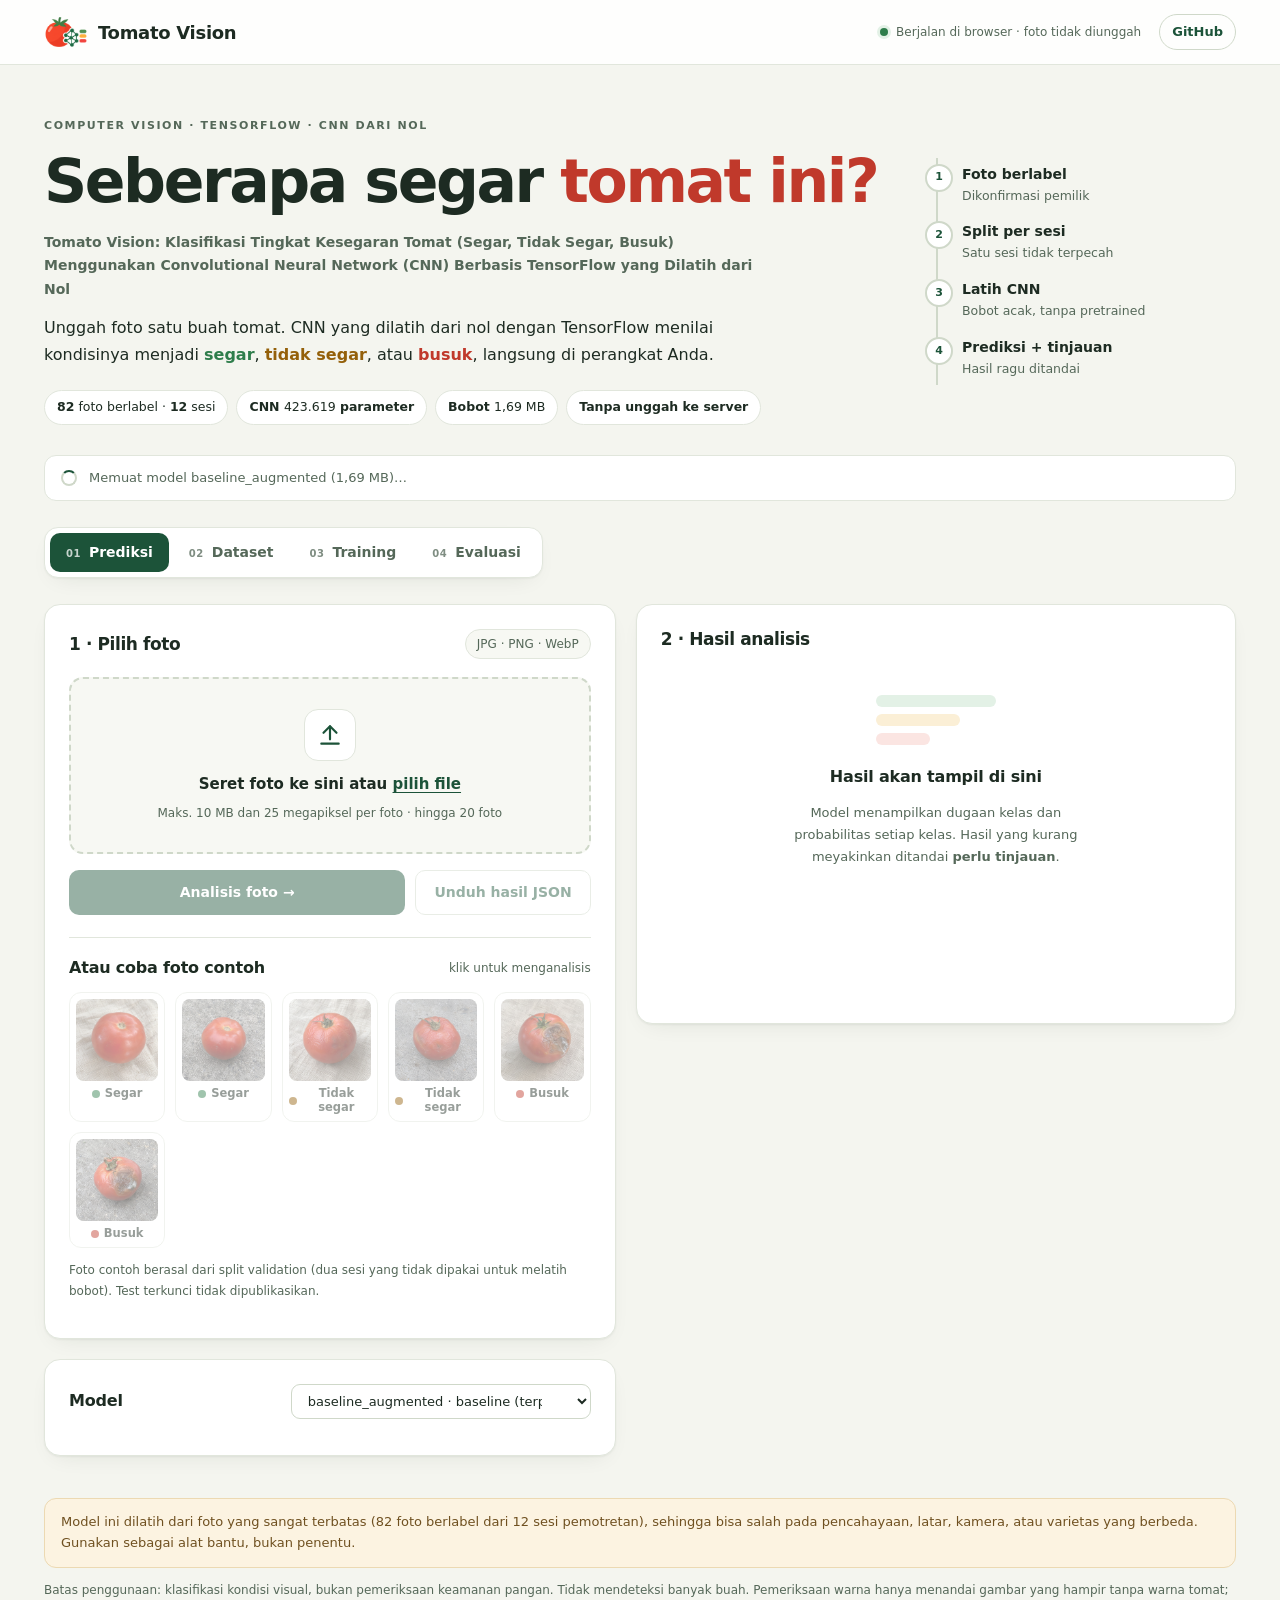
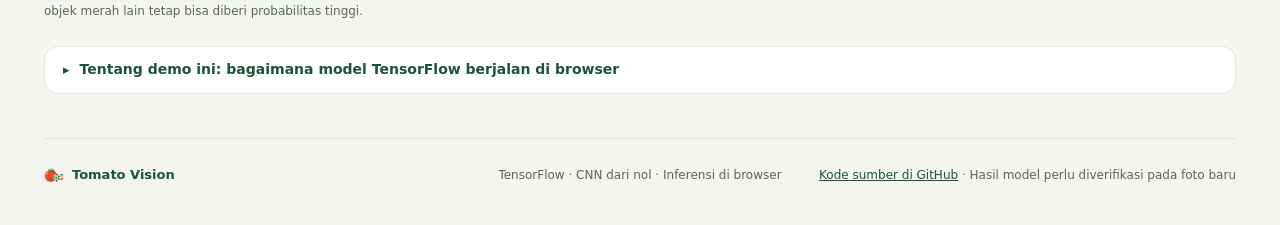
<file: site/index.html>
<!doctype html>
<html lang="id">
<head>
  <meta charset="utf-8">
  <meta name="viewport" content="width=device-width,initial-scale=1">
  <meta http-equiv="Content-Security-Policy" content="default-src 'self'; img-src 'self' blob: data:; script-src 'self'; style-src 'self'; connect-src 'self'; worker-src 'self'; base-uri 'none'; form-action 'none'">
  <meta name="description" content="Demo Tomato Vision: klasifikasi kesegaran tomat (segar, tidak segar, busuk) dengan CNN dari nol. Model berjalan di browser; foto tidak diunggah.">
  <meta name="theme-color" content="#1c5339" media="(prefers-color-scheme: light)">
  <meta name="theme-color" content="#0f1712" media="(prefers-color-scheme: dark)">
  <meta name="color-scheme" content="light dark">
  <meta property="og:type" content="website">
  <meta property="og:title" content="Tomato Vision · Klasifikasi Kesegaran Tomat">
  <meta property="og:description" content="CNN dari nol yang berjalan sepenuhnya di browser Anda. Foto tidak diunggah ke server.">
  <meta property="og:image" content="https://sellebeww.github.io/tomato-vision/img/logo.png">
  <title>Tomato Vision · Klasifikasi Kesegaran Tomat</title>
  <link rel="icon" type="image/png" href="img/favicon.png">
  <link rel="apple-touch-icon" href="img/apple-touch-icon.png">
  <link rel="stylesheet" href="style.css">
  <script src="tomato-core.js" defer></script>
  <script src="app.js" defer></script>
</head>
<body>
  <a class="skip" href="#main">Lewati ke konten</a>
  <header class="topbar">
    <div class="topbar-inner">
      <a class="brand" href="#prediction"><img class="brand-mark" src="img/logo.png" alt="" width="44" height="44"><span>Tomato Vision</span></a>
      <div class="topbar-right">
        <span class="local"><span class="dot" aria-hidden="true"></span>Berjalan di browser · foto tidak diunggah</span>
        <a class="gh" href="https://github.com/sellebeww/tomato-vision" target="_blank" rel="noopener noreferrer">GitHub<span class="sr-only"> (tab baru)</span></a>
      </div>
    </div>
  </header>

  <main id="main">
    <section class="hero">
      <div class="hero-copy">
        <p class="eyebrow">Computer vision · TensorFlow · CNN dari nol</p>
        <h1>Seberapa segar <span>tomat ini?</span></h1>
        <p class="project-title">Tomato Vision: Klasifikasi Tingkat Kesegaran Tomat (Segar, Tidak Segar, Busuk) Menggunakan Convolutional Neural Network (CNN) Berbasis TensorFlow yang Dilatih dari Nol</p>
        <p class="lead">Unggah foto satu buah tomat. CNN yang dilatih dari nol dengan TensorFlow menilai kondisinya menjadi <b class="c-segar">segar</b>, <b class="c-tidak_segar">tidak segar</b>, atau <b class="c-busuk">busuk</b>, langsung di perangkat Anda.</p>
        <ul id="hero-facts" class="hero-facts" aria-label="Ringkasan model"></ul>
      </div>
      <ol class="hero-steps" aria-label="Alur penelitian">
        <li><b>Foto berlabel</b><span>Dikonfirmasi pemilik</span></li>
        <li><b>Split per sesi</b><span>Satu sesi tidak terpecah</span></li>
        <li><b>Latih CNN</b><span>Bobot acak, tanpa pretrained</span></li>
        <li><b>Prediksi + tinjauan</b><span>Hasil ragu ditandai</span></li>
      </ol>
    </section>

    <div id="status" class="status loading" role="status"><span class="spinner" aria-hidden="true"></span><span id="status-text">Memuat model…</span></div>
    <noscript><div class="notice">Demo ini membutuhkan JavaScript karena model dijalankan di browser Anda.</div></noscript>

    <nav class="tabs" aria-label="Menu utama">
      <button class="tab active" data-panel="prediction" aria-pressed="true"><span class="tab-n">01</span> Prediksi</button>
      <button class="tab" data-panel="dataset" aria-pressed="false"><span class="tab-n">02</span> Dataset</button>
      <button class="tab" data-panel="training" aria-pressed="false"><span class="tab-n">03</span> Training</button>
      <button class="tab" data-panel="evaluation" aria-pressed="false"><span class="tab-n">04</span> Evaluasi</button>
    </nav>

    <section id="prediction" class="tab-panel">
      <div class="prediction-layout">
        <div class="col">
          <div class="panel input-panel">
            <div class="panel-head"><h2>1 · Pilih foto</h2><span class="chip">JPG · PNG · WebP</span></div>
            <label class="upload-zone" id="drop" for="upload">
              <span class="upload-icon" aria-hidden="true"><svg viewBox="0 0 24 24" width="26" height="26" fill="none" stroke="currentColor" stroke-width="2" stroke-linecap="round" stroke-linejoin="round"><path d="M12 16V4"/><path d="m6 10 6-6 6 6"/><path d="M4 20h16"/></svg></span>
              <strong>Seret foto ke sini atau <u>pilih file</u></strong>
              <span class="hint">Maks. 10 MB dan 25 megapiksel per foto · hingga 20 foto</span>
              <input id="upload" type="file" accept="image/jpeg,image/png,image/webp,.heic,.heif" multiple>
            </label>
            <label class="camera-button secondary" for="camera">Ambil foto dengan kamera<input id="camera" type="file" accept="image/*" capture="environment"></label>
            <div class="selection" id="selection" hidden>
              <div class="preview-frame" id="preview-frame" hidden><img id="preview" alt="Pratinjau foto tomat pilihan"></div>
              <p id="file-info" class="muted">Belum ada foto dipilih.</p>
            </div>
            <div class="actions"><button id="predict" disabled>Analisis foto <span aria-hidden="true">→</span></button><button id="download-predictions" class="secondary" disabled>Unduh hasil JSON</button></div>
            <div class="examples-block" id="examples-block" hidden>
              <div class="panel-head small"><h3>Atau coba foto contoh</h3><span class="muted small-text">klik untuk menganalisis</span></div>
              <div id="examples" class="examples"></div>
              <p id="examples-note" class="footnote"></p>
            </div>
          </div>
          <div class="panel model-panel">
            <div class="panel-head small"><h3>Model</h3><div class="model-select"><label for="model-select" class="sr-only">Pilih model</label><select id="model-select" disabled></select></div></div>
            <dl id="model-card" class="model-card" aria-live="polite"></dl>
          </div>
        </div>
        <div class="panel result-panel">
          <div class="panel-head"><h2>2 · Hasil analisis</h2><span id="result-summary" class="chip" hidden></span></div>
          <div id="result" aria-live="polite">
            <div class="empty">
              <div class="empty-art" aria-hidden="true"><span class="b b1"></span><span class="b b2"></span><span class="b b3"></span></div>
              <h3>Hasil akan tampil di sini</h3>
              <p>Model menampilkan dugaan kelas dan probabilitas setiap kelas. Hasil yang kurang meyakinkan ditandai <b>perlu tinjauan</b>.</p>
            </div>
          </div>
        </div>
      </div>
      <div class="notice honest" id="honest-note">Model ini dilatih dari foto yang sangat terbatas, sehingga bisa salah pada pencahayaan, latar, kamera, atau varietas yang berbeda. Gunakan sebagai alat bantu, bukan penentu.</div>
      <p class="footnote">Batas penggunaan: klasifikasi kondisi visual, bukan pemeriksaan keamanan pangan. Tidak mendeteksi banyak buah. Pemeriksaan warna hanya menandai gambar yang hampir tanpa warna tomat; objek merah lain tetap bisa diberi probabilitas tinggi.</p>

      <details class="about" id="about">
        <summary>Tentang demo ini: bagaimana model TensorFlow berjalan di browser</summary>
        <div class="about-body">
          <p>Model dilatih dengan <b>TensorFlow/Keras</b>. Bobotnya lalu diekspor dan dijalankan oleh <b>JavaScript</b> di browser Anda, karena GitHub Pages hanya menyajikan file statis dan tidak dapat menjalankan Python/TensorFlow.</p>
          <p id="about-parity">Memuat angka paritas…</p>
          <dl id="about-facts" class="about-facts"></dl>
          <p><b>Foto yang Anda unggah tidak meninggalkan perangkat.</b> Foto dianalisis di tab ini dan tidak dikirim ke server mana pun.</p>
          <p class="about-links"><a href="https://github.com/sellebeww/tomato-vision#jalankan-versi-tensorflow" target="_blank" rel="noopener noreferrer">Jalankan versi TensorFlow asli<span class="sr-only"> (README, tab baru)</span></a>
            <a href="https://colab.research.google.com/github/sellebeww/tomato-vision/blob/main/notebooks/tomato_vision_colab.ipynb" target="_blank" rel="noopener noreferrer">Buka notebook Colab<span class="sr-only"> (tab baru)</span></a></p>
        </div>
      </details>
    </section>

    <section id="dataset" class="tab-panel" hidden>
      <div class="section-heading"><div><p class="eyebrow">Data milik sendiri</p><h2>Dataset yang bisa dipertanggungjawabkan.</h2></div><span id="data-state" class="chip">Memuat…</span></div>
      <div id="data-stats" class="stats"></div>
      <div class="two-columns">
        <div class="panel"><h3>Distribusi kelas</h3><div id="class-bars" class="class-bars"></div><p id="class-note" class="footnote"></p></div>
        <div class="panel"><h3>Kriteria label</h3><div class="criteria"><p><b class="c-segar">Segar</b>Kulit relatif kencang, tidak menunjukkan pembusukan.</p><p><b class="c-tidak_segar">Tidak segar</b>Layu atau keriput, tanpa pembusukan nyata.</p><p><b class="c-busuk">Busuk</b>Lesi pembusukan, jamur, atau kerusakan jaringan nyata.</p></div>
        <p class="footnote">Warna hijau bukan tanda busuk. Kesegaran tidak sama dengan kematangan.</p></div>
      </div>
      <div class="panel"><h3>Pembagian data (berdasarkan sesi pemotretan)</h3><p class="muted">Satu sesi pemotretan tidak pernah terpecah antar split.</p><div id="split-table" class="table-wrap"></div></div>
      <div class="panel"><h3>Audit kebocoran data</h3><p id="audit-text" class="muted"></p></div>
      <div class="panel" id="gallery-panel" hidden><h3 id="gallery-title">Foto contoh</h3><p class="muted">Dataset lengkap tidak dipublikasikan di situs ini. Foto diterbitkan tanpa metadata.</p><div id="gallery" class="photo-grid"></div></div>
      <div class="panel"><h3>Pelabelan dan impor foto</h3><p class="muted">Menu pelabelan, impor, dan penyimpanan anotasi tersedia di aplikasi lokal karena membutuhkan penyimpanan file. Jalankan <code>python -m src.app</code> (lihat tab Training).</p></div>
    </section>

    <section id="training" class="tab-panel" hidden>
      <div class="section-heading"><div><p class="eyebrow">CNN dari nol</p><h2>Dari foto ke model terukur.</h2></div><span class="chip">Tanpa bobot pretrained</span></div>
      <div class="panel"><h3>Protokol</h3><ul id="protocol" class="plain-list"></ul></div>
      <div class="panel"><h3 id="ablation-title">Kandidat model</h3><p id="ablation-desc" class="muted"></p><div id="ablation" class="table-wrap"></div>
      <p id="selection-note" class="footnote"></p></div>
      <div class="panel"><h3>Kurva pembelajaran</h3><div id="curves" class="curve-grid"></div><p id="curves-note" class="footnote"></p></div>
      <div class="panel"><h3>Latih di komputer sendiri</h3><p class="muted">Training dan pelabelan membutuhkan Python 3.11 dan TensorFlow, sehingga tidak berjalan di halaman statis ini.</p>
      <pre class="code" tabindex="0">git clone https://github.com/sellebeww/tomato-vision.git
cd tomato-vision
python3.11 -m venv .venv &amp;&amp; source .venv/bin/activate
python -m pip install -r requirements.txt
python -m src.app                       # aplikasi lengkap di http://127.0.0.1:7860
python -m src.export_web                # perbarui demo statis ini
node tests/js_parity.mjs --write-info   # catat paritas JavaScript vs Keras</pre></div>
    </section>

    <section id="evaluation" class="tab-panel" hidden>
      <div class="section-heading"><div><p class="eyebrow">Bukti, bukan hanya akurasi training</p><h2>Evaluasi model.</h2></div><button id="download-report" class="secondary">Unduh laporan JSON</button></div>
      <p id="evaluation-notice" class="notice"></p>
      <div id="eval-stats" class="stats"></div>
      <div id="eval-body"></div>
    </section>

    <footer><span class="foot-brand"><img src="img/favicon.png" alt="" width="20" height="20"><strong>Tomato Vision</strong></span><span>TensorFlow · CNN dari nol · Inferensi di browser</span><span><a href="https://github.com/sellebeww/tomato-vision">Kode sumber di GitHub</a> · Hasil model perlu diverifikasi pada foto baru</span></footer>
  </main>
</body>
</html>
</file>
<file: site/style.css>
/* Tomato Vision: static demo. System fonts only (CSP: no third-party requests). */
:root{
  --bg:#f4f5ef;--surface:#fff;--surface-2:#f7f8f3;--ink:#1d2b22;--muted:#556859;--line:#e1e6dc;--line-strong:#cfd8c9;
  --brand:#1c5339;--brand-hover:#256a48;--brand-soft:#e8f0e3;--focus:#d89735;
  --segar:#2e7d4b;--segar-soft:#e3f1e6;--tidak_segar:#94600a;--tidak_segar-soft:#fbefd6;--busuk:#c0392b;--busuk-soft:#fbe5e2;
  --warn-bg:#fcf3e1;--warn-line:#ecd9b2;--warn-ink:#6f5020;--err:#b03a2e;
  --code-bg:#14251b;--code-ink:#d7e6d3;--shadow:0 1px 2px rgba(20,40,28,.05),0 8px 24px -12px rgba(20,40,28,.12);
  --radius:16px;
  font-family:ui-sans-serif,system-ui,-apple-system,"Segoe UI",Roboto,"Helvetica Neue",Arial,sans-serif;
  color:var(--ink);background:var(--bg);font-synthesis:none;-webkit-font-smoothing:antialiased;
}
@media (prefers-color-scheme:dark){:root{
  --bg:#0e1511;--surface:#152019;--surface-2:#1a271f;--ink:#e3ebe4;--muted:#9fb2a4;--line:#26352c;--line-strong:#33463a;
  --brand:#7cc79c;--brand-hover:#95d6b0;--brand-soft:#1f3328;--focus:#e6ad55;
  --segar:#6fcf8f;--segar-soft:#183323;--tidak_segar:#e9b04c;--tidak_segar-soft:#33280f;--busuk:#f07a6c;--busuk-soft:#3a1c18;
  --warn-bg:#2b2314;--warn-line:#4a3b1e;--warn-ink:#ecd3a4;--err:#f08b7f;
  --code-bg:#0a110d;--shadow:0 1px 2px rgba(0,0,0,.3),0 8px 24px -12px rgba(0,0,0,.5);
}}
*{box-sizing:border-box}[hidden]{display:none!important}
html{scroll-behavior:smooth}
body{margin:0;background:var(--bg);color:var(--ink);line-height:1.5}
a{color:inherit}
button,input,select{font:inherit;color:inherit}
button,a,input,select,summary{touch-action:manipulation}
:focus-visible{outline:3px solid var(--focus);outline-offset:3px}
img{max-width:100%}
.sr-only{position:absolute;width:1px;height:1px;margin:-1px;padding:0;overflow:hidden;clip:rect(0,0,0,0);white-space:nowrap;border:0}
.skip{position:absolute;left:-9999px;top:8px;background:var(--surface);color:var(--brand);padding:10px 14px;border-radius:8px;z-index:20}.skip:focus{left:12px}

/* ---------- top bar ---------- */
.topbar{position:sticky;top:0;z-index:10;background:var(--surface);background:color-mix(in srgb,var(--surface) 88%,transparent);backdrop-filter:saturate(1.4) blur(10px);-webkit-backdrop-filter:saturate(1.4) blur(10px);border-bottom:1px solid var(--line)}
.topbar-inner{max-width:1240px;margin:auto;padding:10px 24px;display:flex;justify-content:space-between;align-items:center;gap:16px}
.brand{text-decoration:none;display:flex;align-items:center;gap:10px;font-size:18px;font-weight:750;letter-spacing:-.3px;white-space:nowrap}
.brand-mark{width:44px;height:44px;object-fit:contain;display:block}
.topbar-right{display:flex;align-items:center;gap:18px}
.local{font-size:12px;color:var(--muted);display:flex;align-items:center;gap:8px}
.dot{width:8px;height:8px;background:var(--segar);border-radius:50%;box-shadow:0 0 0 3px var(--segar-soft)}
.gh{font-size:13px;font-weight:650;text-decoration:none;padding:7px 12px;border:1px solid var(--line-strong);border-radius:999px;color:var(--brand)}
.gh:hover{background:var(--brand-soft)}

main{max-width:1240px;margin:auto;padding:0 24px}

/* ---------- hero ---------- */
.hero{display:grid;grid-template-columns:minmax(0,1fr) 300px;gap:56px;padding:52px 0 30px;align-items:center}
.eyebrow{font-size:11px;font-weight:750;letter-spacing:1.6px;text-transform:uppercase;color:var(--muted);margin:0 0 14px}
h1{font-size:clamp(34px,5vw,60px);letter-spacing:-.04em;line-height:1.05;margin:0 0 18px;font-weight:780}
h1 span{color:var(--busuk)}
h2{font-size:22px;letter-spacing:-.4px;margin:0;line-height:1.25}
h3{font-size:16px;letter-spacing:-.2px;margin:0 0 12px}
p{font-size:14px;line-height:1.7}
.project-title{max-width:720px;font-size:14px;font-weight:600;color:var(--muted);margin:0 0 12px}
.lead{max-width:680px;font-size:16px;margin:0 0 22px}
.c-segar{color:var(--segar)}.c-tidak_segar{color:var(--tidak_segar)}.c-busuk{color:var(--busuk)}
.muted{color:var(--muted)}
.hero-facts{list-style:none;padding:0;margin:0;display:flex;flex-wrap:wrap;gap:8px}
.hero-facts li{font-size:12.5px;padding:7px 12px;border-radius:999px;background:var(--surface);border:1px solid var(--line);color:var(--ink)}
.hero-facts b{font-weight:700}
.hero-steps{list-style:none;counter-reset:s;margin:0;padding:6px 0 6px 24px;border-left:2px solid var(--line-strong);display:grid;gap:16px}
.hero-steps li{counter-increment:s;position:relative;display:grid;gap:2px}
.hero-steps li::before{content:counter(s);position:absolute;left:-37px;top:0;width:24px;height:24px;border-radius:50%;background:var(--surface);border:2px solid var(--line-strong);font-size:11px;font-weight:700;display:grid;place-items:center;color:var(--brand)}
.hero-steps b{font-size:14px}.hero-steps span{font-size:12.5px;color:var(--muted)}

/* ---------- status + notices ---------- */
.status{display:flex;align-items:center;gap:12px;background:var(--surface);border:1px solid var(--line);border-radius:12px;padding:12px 16px;font-size:13px;line-height:1.55;color:var(--muted)}
.status .spinner{flex-shrink:0;width:16px;height:16px;border-radius:50%;border:2px solid var(--line-strong);border-top-color:var(--brand);animation:spin .8s linear infinite}
.status.ready .spinner{animation:none;border:0;background:var(--segar);width:10px;height:10px;box-shadow:0 0 0 4px var(--segar-soft);margin:0 3px}
.status.failed{background:var(--busuk-soft);border-color:transparent;color:var(--err)}
.status.failed .spinner{animation:none;border:0;background:var(--busuk);width:10px;height:10px;margin:0 3px}
@keyframes spin{to{transform:rotate(360deg)}}
.notice{background:var(--warn-bg);border:1px solid var(--warn-line);border-radius:12px;padding:13px 16px;font-size:13px;line-height:1.6;color:var(--warn-ink);margin:0 0 20px}
.honest{margin:22px 0 6px}
.footnote{font-size:12px;color:var(--muted);line-height:1.75}
.error{color:var(--err);font-size:13px}

/* ---------- tabs ---------- */
.tabs{position:sticky;top:65px;z-index:5;display:flex;gap:4px;margin:26px 0 26px;padding:5px;background:var(--surface);border:1px solid var(--line);border-radius:14px;width:max-content;max-width:100%;overflow-x:auto;scrollbar-width:none;box-shadow:var(--shadow)}
.tabs::-webkit-scrollbar{display:none}
.tab{flex-shrink:0;border:0;background:none;color:var(--muted);padding:9px 16px;border-radius:10px;font-size:14px;font-weight:600;display:flex;gap:8px;align-items:baseline;cursor:pointer;white-space:nowrap}
.tab{transition:none}.tab-n{font-size:10px;letter-spacing:.5px;opacity:.75}
.tab:hover{color:var(--brand);background:var(--surface-2)}
.tab.active{background:var(--brand);color:var(--surface)}
.tab.active:hover{background:var(--brand-hover)}

/* ---------- panels ---------- */
.panel{border:1px solid var(--line);border-radius:var(--radius);padding:24px;background:var(--surface);margin-bottom:20px;box-shadow:var(--shadow);min-width:0}
.panel-head{display:flex;justify-content:space-between;align-items:center;gap:12px;margin-bottom:18px;flex-wrap:wrap}
.panel-head h2{font-size:17px}.panel-head h3{margin:0}.panel-head.small{margin-bottom:12px}
.small-text{font-size:12px}
.chip{border:1px solid var(--line);border-radius:999px;font-size:12px;background:var(--surface-2);padding:5px 11px;color:var(--muted);white-space:nowrap}
.section-heading{display:flex;justify-content:space-between;gap:20px;align-items:flex-end;margin-bottom:20px}
.section-heading .eyebrow{margin-bottom:8px}.section-heading h2{font-size:26px}
.prediction-layout{display:grid;grid-template-columns:minmax(0,1fr) minmax(0,1.05fr);gap:20px;align-items:start}
.col{min-width:0}
.two-columns{display:grid;grid-template-columns:1fr 1fr;gap:20px;margin-bottom:20px}.two-columns>.panel{margin-bottom:0}

/* ---------- buttons + inputs ---------- */
button{border:1px solid transparent;border-radius:10px;background:var(--brand);color:var(--surface);padding:11px 18px;font-size:14px;font-weight:650;cursor:pointer;transition:background .15s,transform .05s}
button:hover{background:var(--brand-hover)}button:active{transform:translateY(1px)}
button:disabled{opacity:.45;cursor:not-allowed;transform:none}
.secondary{background:var(--surface);color:var(--brand);border:1px solid var(--line-strong)}
.secondary:hover{background:var(--brand-soft)}
.actions{display:flex;gap:10px;align-items:center;flex-wrap:wrap;margin-top:16px}
.actions #predict{flex:1 1 auto;min-width:180px}
select{display:block;width:100%;max-width:100%;padding:8px 32px 8px 12px;background:var(--surface);border:1px solid var(--line-strong);border-radius:9px;font-size:13px}

/* ---------- upload ---------- */
.upload-zone{position:relative;padding:30px 18px;border:2px dashed var(--line-strong);border-radius:14px;background:var(--surface-2);display:flex;flex-direction:column;align-items:center;gap:8px;text-align:center;cursor:pointer;transition:border-color .15s,background .15s}
.upload-zone:hover,.upload-zone:focus-within{border-color:var(--brand);background:var(--brand-soft)}
.upload-zone.dragging{border-color:var(--brand);background:var(--brand-soft);border-style:solid}
.upload-zone strong{font-size:15px}.upload-zone u{color:var(--brand);text-underline-offset:3px}
.upload-zone .hint{font-size:12px;color:var(--muted)}
.upload-icon{width:52px;height:52px;border-radius:14px;background:var(--surface);border:1px solid var(--line);display:grid;place-items:center;color:var(--brand);margin-bottom:4px}
.upload-zone input{position:absolute;inset:0;width:100%;height:100%;margin:0;padding:0;opacity:0;cursor:pointer}
.camera-button{position:relative;display:flex;align-items:center;justify-content:center;margin:12px 0 0;padding:11px 17px;border-radius:10px;font-size:14px;font-weight:650;cursor:pointer}
.camera-button:focus-within{outline:3px solid var(--focus);outline-offset:3px}
.camera-button input{position:absolute;width:1px;height:1px;opacity:0;margin:0;padding:0;pointer-events:none}
@media (hover:hover) and (pointer:fine){.camera-button{display:none}}
.selection{display:flex;gap:14px;align-items:center;margin-top:14px;padding:10px;border:1px solid var(--line);border-radius:12px;background:var(--surface-2)}
.selection p{margin:0;font-size:13px;overflow-wrap:anywhere}
.preview-frame{flex-shrink:0;width:72px;height:72px;border-radius:9px;overflow:hidden;background:var(--line)}
.preview-frame img{width:100%;height:100%;object-fit:cover;display:block}

/* ---------- examples ---------- */
.examples-block{margin-top:22px;padding-top:18px;border-top:1px solid var(--line)}
.examples{display:grid;grid-template-columns:repeat(auto-fill,minmax(92px,1fr));gap:10px}
.example-button{position:relative;display:flex;flex-direction:column;align-items:stretch;gap:6px;padding:6px;background:var(--surface);border:1px solid var(--line);color:var(--ink);font-size:11.5px;font-weight:650;line-height:1.2;border-radius:12px}
.example-button:hover{background:var(--surface-2);border-color:var(--line-strong)}
.example-button img{width:100%;aspect-ratio:1;height:auto;object-fit:cover;border-radius:8px;background:var(--line);display:block}
.example-button .tag{display:flex;align-items:center;justify-content:center;gap:5px}
.swatch{width:8px;height:8px;border-radius:50%;flex-shrink:0;background:var(--muted)}
.swatch.segar{background:var(--segar)}.swatch.tidak_segar{background:var(--tidak_segar)}.swatch.busuk{background:var(--busuk)}

/* ---------- model card ---------- */
.model-panel .panel-head{flex-wrap:nowrap}
.model-select{flex:1;max-width:300px}
.model-card{margin:0;display:grid;grid-template-columns:150px 1fr;gap:8px 14px;font-size:13px}
.model-card dt{color:var(--muted)}.model-card dd{margin:0;overflow-wrap:anywhere}

/* ---------- results ---------- */
.result-panel{min-height:420px}
.empty{text-align:center;max-width:330px;margin:44px auto;color:var(--muted)}
.empty h3{color:var(--ink);margin-top:20px}.empty p{font-size:13px}
.empty-art{display:flex;flex-direction:column;gap:7px;width:120px;margin:auto}
.empty-art .b{height:12px;border-radius:999px;background:var(--line)}
.empty-art .b1{width:100%;background:var(--segar-soft)}.empty-art .b2{width:70%;background:var(--tidak_segar-soft)}.empty-art .b3{width:45%;background:var(--busuk-soft)}
.prediction-card{padding:18px 0;border-top:1px solid var(--line)}
.prediction-card:first-child{border:0;padding-top:0}
.result-head{display:flex;align-items:center;gap:16px}
.result-head img{width:96px;height:96px;object-fit:cover;border-radius:12px;background:var(--line);flex-shrink:0}
.result-head small{display:block;color:var(--muted);font-size:12px;overflow-wrap:anywhere}
.result-head .meta{min-width:0;flex:1}
.prediction-card h3{font-size:24px;letter-spacing:-.5px;margin:4px 0 2px;display:flex;flex-wrap:wrap;align-items:center;gap:8px}
.verdict{color:var(--ink)}
.verdict.segar{color:var(--segar)}.verdict.tidak_segar{color:var(--tidak_segar)}.verdict.busuk{color:var(--busuk)}
.confidence{font-size:13px;color:var(--muted);margin:0}
.badge{display:inline-block;font-size:11px;font-weight:700;letter-spacing:.2px;padding:4px 9px;border-radius:999px;vertical-align:middle}
.badge.ok{background:var(--segar-soft);color:var(--segar)}.badge.warn{background:var(--tidak_segar-soft);color:var(--tidak_segar)}
.probs{margin:14px 0 6px;display:grid;gap:9px}
.prob-label{display:flex;justify-content:space-between;font-size:12.5px;margin:0 0 4px}
.prob-label span:last-child{font-variant-numeric:tabular-nums;font-weight:650}
progress{-webkit-appearance:none;appearance:none;display:block;width:100%;height:9px;border:0;border-radius:999px;overflow:hidden;background:var(--surface-2);color:var(--muted)}
progress::-webkit-progress-bar{background:var(--surface-2);border-radius:999px;box-shadow:inset 0 0 0 1px var(--line)}
progress::-webkit-progress-value{border-radius:999px;background:currentColor;transition:width .4s ease}
progress::-moz-progress-bar{border-radius:999px;background:currentColor}
progress.segar{color:var(--segar)}progress.tidak_segar{color:var(--tidak_segar)}progress.busuk{color:var(--busuk)}
.review{font-size:12.5px;color:var(--warn-ink);background:var(--warn-bg);padding:9px 12px;border-radius:9px;margin:12px 0 0}
.review.ok{color:var(--segar);background:var(--segar-soft)}
.truth{font-size:12.5px;padding:9px 12px;border-radius:9px;margin:8px 0 0}
.truth.ok{background:var(--segar-soft);color:var(--segar)}.truth.miss{background:var(--busuk-soft);color:var(--busuk)}
.diag{margin-top:10px}
.diag summary{cursor:pointer;font-size:12.5px;font-weight:650;color:var(--brand);padding:4px 0}
.diag ul{margin:6px 0 0;padding-left:18px}
.diag li{font-size:12px;color:var(--muted);line-height:1.6}
.pending{color:var(--muted);font-size:13px;display:flex;align-items:center;gap:10px;margin:14px 0 0}
.pending::before{content:"";width:14px;height:14px;border-radius:50%;border:2px solid var(--line-strong);border-top-color:var(--brand);animation:spin .8s linear infinite}
.bar-progress{height:4px;border-radius:999px;background:var(--surface-2);overflow:hidden;margin-top:8px}
.bar-progress span{display:block;height:100%;width:0;background:var(--brand);transition:width .2s}
.summary-bar{display:flex;gap:6px;flex-wrap:wrap;margin:0 0 14px}

/* ---------- stats, tables, bars ---------- */
.stats{display:grid;grid-template-columns:repeat(auto-fit,minmax(200px,1fr));gap:14px;margin-bottom:20px}
.stat{border:1px solid var(--line);border-radius:14px;background:var(--surface);padding:18px 20px;box-shadow:var(--shadow);min-width:0}
.stat span{display:block;color:var(--muted);font-size:11px;font-weight:700;letter-spacing:.8px;text-transform:uppercase;margin-bottom:8px}
.stat strong{font-size:30px;letter-spacing:-1px;font-variant-numeric:tabular-nums}
.stat small{display:block;font-size:12px;color:var(--muted);margin-top:6px;line-height:1.5}
.stat.muted-stat strong{font-size:20px;letter-spacing:-.3px;color:var(--muted)}
.table-wrap{overflow-x:auto;-webkit-overflow-scrolling:touch}
table{border-collapse:collapse;width:100%;font-size:13px;text-align:left;font-variant-numeric:tabular-nums}
th{font-size:11px;color:var(--muted);font-weight:700;letter-spacing:.4px;text-transform:uppercase}
td,th{padding:11px 12px;border-bottom:1px solid var(--line);white-space:nowrap}
tbody tr:last-child td{border-bottom:0}
tr.highlight td{background:var(--brand-soft);font-weight:650}
td.num,th.num{text-align:right}
.cm td.cell{text-align:center;font-weight:650;min-width:64px;border-radius:6px}
.cm td.cell.diag-ok{color:var(--segar)}.cm td.cell.off{color:var(--busuk)}
.cm th.row{text-transform:none;letter-spacing:0;font-size:13px;color:var(--ink)}
.cm-grid{display:grid;grid-template-columns:repeat(auto-fit,minmax(280px,1fr));gap:20px}
.cm-grid h4{margin:0 0 8px;font-size:14px}
.class-bars{display:grid;gap:12px}
.class-bar .row{display:flex;justify-content:space-between;font-size:13px;margin-bottom:5px}
.class-bar .track{height:12px;border-radius:999px;background:var(--surface-2);overflow:hidden;display:flex}
.class-bar .fill{height:100%}
.fill.segar{background:var(--segar)}.fill.tidak_segar{background:var(--tidak_segar)}.fill.busuk{background:var(--busuk)}
.ok-text{color:var(--segar);font-weight:650}.miss-text{color:var(--busuk);font-weight:650}

.criteria{display:grid;gap:0}
.criteria p{font-size:13px;color:var(--muted);margin:0 0 12px}
.criteria b{display:block;margin-bottom:2px}
.photo-grid{display:grid;grid-template-columns:repeat(auto-fill,minmax(170px,1fr));gap:14px}
.photo{padding:10px;border:1px solid var(--line);border-radius:12px;background:var(--surface-2);min-width:0}
.photo img{width:100%;aspect-ratio:1;height:auto;object-fit:cover;border-radius:8px;background:var(--line);display:block}
.photo small{font-size:11px;color:var(--muted);overflow-wrap:anywhere;display:block;margin:8px 0 2px}
.photo p{margin:0;font-size:12.5px;display:flex;align-items:center;gap:6px}
.plain-list{font-size:13.5px;line-height:1.7;padding-left:20px;margin:0}.plain-list li{margin-bottom:6px}
.curve-grid{display:grid;grid-template-columns:repeat(auto-fit,minmax(300px,1fr));gap:18px}
.curve-grid figure{margin:0;background:#fff;border-radius:10px;padding:8px;border:1px solid var(--line)}
.curve-grid figcaption{font-size:12px;color:#556859;text-align:center;margin-top:6px}
.plot{width:100%;height:auto;display:block}
.code{background:var(--code-bg);color:var(--code-ink);padding:16px 18px;border-radius:12px;font-size:12px;line-height:1.8;overflow:auto;margin:14px 0 0}
code{font-family:ui-monospace,SFMono-Regular,Menlo,Consolas,monospace;font-size:.92em;background:var(--surface-2);border:1px solid var(--line);padding:1px 6px;border-radius:5px}

/* ---------- about ---------- */
.about{border:1px solid var(--line);border-radius:14px;background:var(--surface);margin:24px 0 0}
.about summary{cursor:pointer;padding:12px 18px;min-height:46px;display:flex;align-items:center;gap:10px;font-size:14px;font-weight:650;color:var(--brand);list-style:none}
.about summary::-webkit-details-marker{display:none}
.about summary::before{content:"\25B8";font-size:13px;transition:transform .15s}
.about[open] summary::before{transform:rotate(90deg)}
.about-body{padding:0 18px 12px;border-top:1px solid var(--line)}
.about-body p{margin:12px 0}
.about-facts{display:grid;grid-template-columns:max-content 1fr;gap:4px 18px;margin:8px 0;font-size:13px}
.about-facts dt{color:var(--muted)}.about-facts dd{margin:0;overflow-wrap:anywhere}
.about-links{display:flex;flex-wrap:wrap;gap:6px 22px}.about-links a{color:var(--brand);font-weight:650;text-underline-offset:3px}

footer{border-top:1px solid var(--line);padding:26px 0 40px;margin-top:44px;display:grid;grid-template-columns:1fr auto 1fr;align-items:center;gap:16px;font-size:12px;color:var(--muted)}
footer>:last-child{text-align:right}
.foot-brand{display:flex;align-items:center;gap:8px}.foot-brand strong{font-size:13px;color:var(--brand)}
footer a{color:var(--brand)}

/* ---------- responsive ---------- */
@media (max-width:980px){
  .hero{grid-template-columns:1fr;gap:28px;padding-top:36px}
  .hero-steps{grid-template-columns:repeat(2,1fr);border-left:0;padding:0;gap:12px}
  .hero-steps li{padding:12px 14px 12px 46px;background:var(--surface);border:1px solid var(--line);border-radius:12px}
  .hero-steps li::before{left:12px;top:13px}
  .prediction-layout{grid-template-columns:1fr}
  .result-panel{position:static;min-height:0}
}
@media (max-width:720px){
  .topbar-inner{padding:8px 16px}.local{display:none}
  main{padding:0 16px}
  .brand{font-size:16px}.brand-mark{width:38px;height:38px}
  .tabs{top:55px;width:100%}.tab{padding:9px 12px;font-size:13px}.tab-n{display:none}
  .two-columns{grid-template-columns:1fr}
  .section-heading{align-items:flex-start;flex-direction:column;gap:12px}.section-heading h2{font-size:22px}
  .panel{padding:18px;border-radius:14px}
  .stats{grid-template-columns:repeat(2,minmax(0,1fr));gap:10px}.stat{padding:14px}.stat strong{font-size:24px}
  .hero-steps{display:none}.hero{padding:28px 0 18px}
  .model-card{grid-template-columns:1fr;gap:2px}.model-card dt{margin-top:8px}
  .model-panel .panel-head{flex-wrap:wrap}.model-select{max-width:none;flex-basis:100%}
  .result-head img{width:72px;height:72px}
  .examples{grid-template-columns:repeat(3,minmax(0,1fr))}
  .photo-grid{grid-template-columns:repeat(2,minmax(0,1fr))}
  .about-facts{grid-template-columns:1fr;gap:0}.about-facts dt{margin-top:8px}
  footer{grid-template-columns:1fr;text-align:left}footer>:last-child{text-align:left}
  .chip{white-space:normal}
}
@media (prefers-reduced-motion:reduce){*{transition:none!important;animation:none!important;scroll-behavior:auto!important}}
</file>
